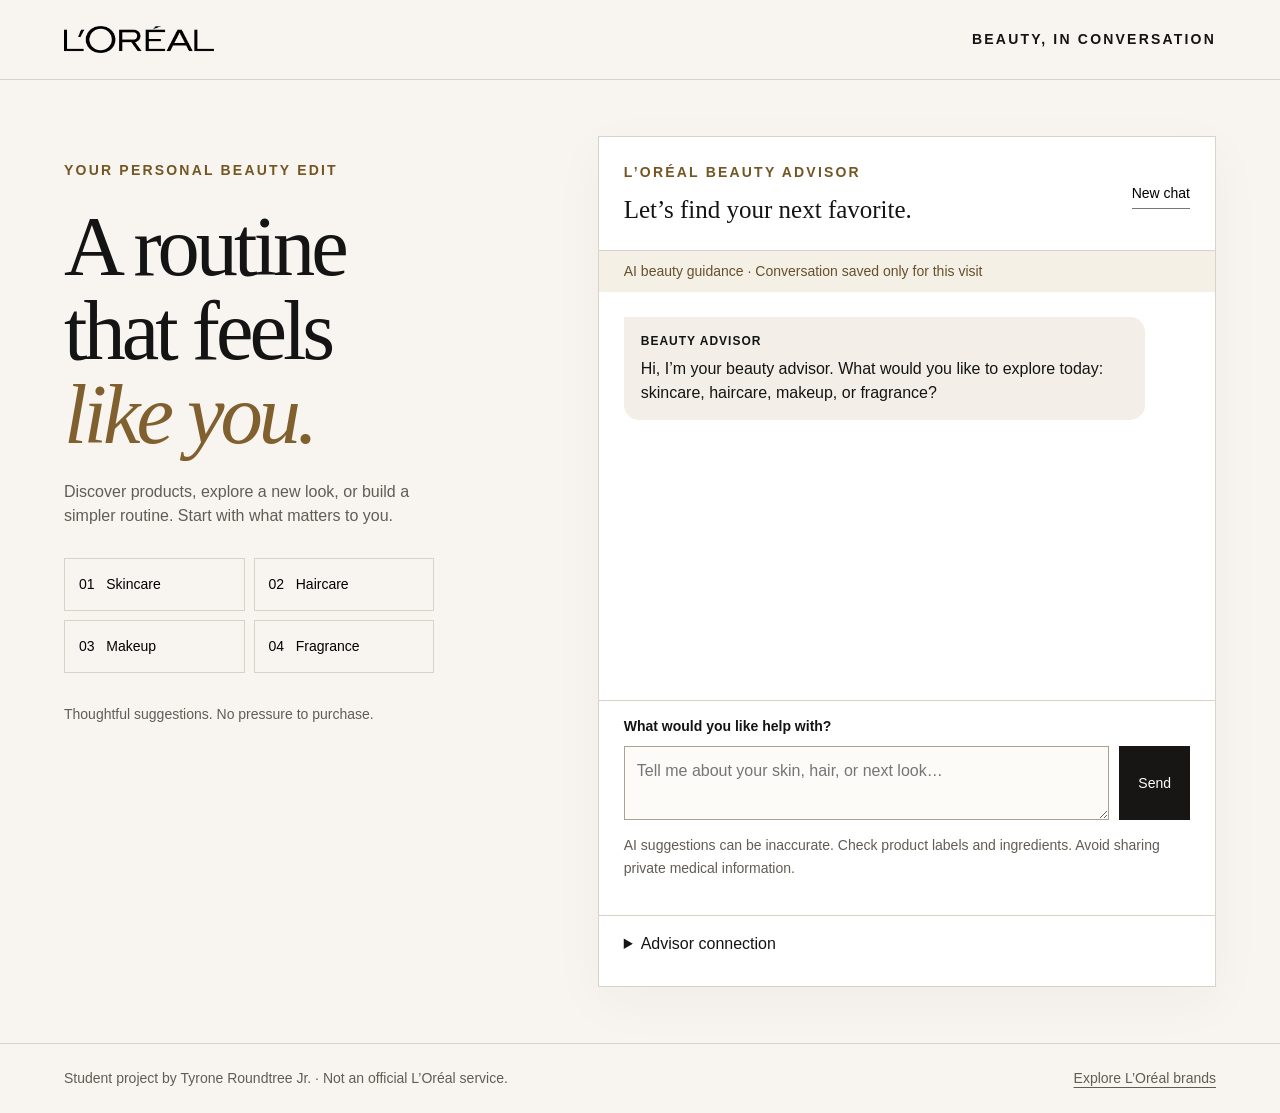
<file: chatbot/index.html>
<!doctype html>
<html lang="en"><head><meta charset="utf-8"><meta name="viewport" content="width=device-width,initial-scale=1"><meta name="description" content="A student-built L’Oréal beauty advisor for products and everyday routines."><title>L’Oréal | Beauty, in conversation</title><link rel="stylesheet" href="style.css"><script src="script.js" defer></script></head>
<body><a class="skip" href="#userInput">Skip to chat</a><header><a href="./" aria-label="L’Oréal beauty advisor home"><img src="img/loreal-logo.png" alt="L’Oréal"></a><span>BEAUTY, IN CONVERSATION</span></header>
<main><section class="intro"><p class="eyebrow">YOUR PERSONAL BEAUTY EDIT</p><h1>A routine<br>that feels<br><em>like you.</em></h1><p>Discover products, explore a new look, or build a simpler routine. Start with what matters to you.</p><div class="topics" aria-label="Conversation starters"><button type="button" data-prompt="Help me build a simple L’Oréal skincare routine. Ask about my skin type and budget first.">01 &nbsp; Skincare</button><button type="button" data-prompt="Help me choose L’Oréal haircare. Ask about my hair type and goals first.">02 &nbsp; Haircare</button><button type="button" data-prompt="Help me find L’Oréal makeup for an everyday look. Ask about my preferences first.">03 &nbsp; Makeup</button><button type="button" data-prompt="Help me discover fragrances from L’Oréal Group brands. Ask about my scent preferences and budget first.">04 &nbsp; Fragrance</button></div><p class="fine">Thoughtful suggestions. No pressure to purchase.</p></section>
<section class="advisor" aria-labelledby="chatTitle"><div class="chat-heading"><div><p class="eyebrow">L’ORÉAL BEAUTY ADVISOR</p><h2 id="chatTitle">Let’s find your next favorite.</h2></div><button id="reset" type="button" class="reset">New chat</button></div><p id="connectionStatus" class="connection" role="status"></p><div id="latest" class="latest" hidden><span>YOUR LATEST QUESTION</span><p id="latestQuestion"></p></div><div id="chatWindow" class="chat-window" role="log" aria-label="Conversation" aria-live="polite" aria-relevant="additions text"></div><p id="error" class="error" role="alert" hidden></p><p id="status" class="status" role="status" aria-live="polite"></p><form id="chatForm"><label for="userInput">What would you like help with?</label><div class="input-row"><textarea id="userInput" name="message" rows="2" maxlength="1500" placeholder="Tell me about your skin, hair, or next look…" required></textarea><button id="sendBtn" type="submit">Send</button></div><p class="fine">AI suggestions can be inaccurate. Check product labels and ingredients. Avoid sharing private medical information.</p></form><details class="connection-settings"><summary>Advisor connection</summary><label for="workerUrl">Cloudflare Worker URL</label><input id="workerUrl" type="url" placeholder="https://your-worker.workers.dev"><button id="saveWorker" type="button">Save connection</button><p class="fine">Enter an endpoint URL only. The API key stays in the Worker.</p></details></section></main>
<footer><span>Student project by Tyrone Roundtree Jr. · Not an official L’Oréal service.</span><a href="https://www.loreal.com/en/our-global-brands/" target="_blank" rel="noopener noreferrer">Explore L’Oréal brands</a></footer></body></html>
</file>
<file: chatbot/style.css>
:root{--ink:#151414;--paper:#f8f5f0;--muted:#625c55;--gold:#a77b37;--line:#d9d2c8}*{box-sizing:border-box}body{margin:0;background:var(--paper);color:var(--ink);font-family:Arial,Helvetica,sans-serif;line-height:1.5}button,textarea{font:inherit}button,a,textarea{-webkit-tap-highlight-color:transparent}button{cursor:pointer}button:disabled{cursor:wait;opacity:.55}a{color:inherit}header{max-width:1480px;margin:auto;padding:26px 5vw;display:flex;align-items:center;justify-content:space-between;border-bottom:1px solid var(--line)}header img{width:150px;display:block}header>span,.eyebrow{font-size:10px;letter-spacing:2.2px;font-weight:700}.eyebrow{color:#745624;margin:0 0 12px}main{max-width:1480px;margin:auto;display:grid;grid-template-columns:.85fr 1.15fr;gap:6vw;padding:56px 5vw}.intro{padding-top:24px}h1{font-family:Georgia,'Times New Roman',serif;font-size:clamp(56px,6.6vw,100px);font-weight:400;letter-spacing:-4px;line-height:.99;margin:24px 0}h1 em{color:#80602f;font-weight:400}.intro>p:not(.eyebrow){max-width:365px;color:var(--muted);font-size:15px}.topics{display:grid;grid-template-columns:1fr 1fr;gap:9px;max-width:370px;margin:30px 0}.topics button{padding:15px 14px;background:transparent;border:1px solid var(--line);text-align:left;font-size:13px}.topics button:hover{background:#eae2d5;border-color:#80602f}.advisor{background:white;border:1px solid var(--line);box-shadow:0 15px 50px #3025120a;min-width:0}.chat-heading{display:flex;align-items:center;justify-content:space-between;gap:15px;padding:25px;border-bottom:1px solid var(--line)}h2{font:400 25px/1.2 Georgia,serif;margin:0}.reset{background:transparent;border:0;border-bottom:1px solid #777;padding:4px 0;font-size:12px;white-space:nowrap}.connection{margin:0;padding:10px 25px;background:#f5f0e6;color:#66502c;font-size:12px}.chat-window{height:350px;overflow-y:auto;padding:25px;display:flex;flex-direction:column;gap:18px;overscroll-behavior:contain}.message{max-width:92%;padding:15px 17px;overflow-wrap:anywhere;white-space:pre-wrap;font-size:14px}.message .speaker{display:block;font-size:10px;letter-spacing:1px;font-weight:700;margin-bottom:7px}.assistant{align-self:flex-start;background:#f3efe8;border-radius:0 15px 15px 15px}.user{align-self:flex-end;background:#191817;color:#fff;border-radius:15px 0 15px 15px}.latest{padding:12px 25px;border-bottom:1px solid var(--line);background:#fdfbf7}.latest span{font-size:9px;letter-spacing:1.5px;color:#745624;font-weight:700}.latest p{margin:4px 0 0;font-size:12px;overflow-wrap:anywhere}.status{font-size:12px;color:var(--muted);padding:0 25px;min-height:18px;margin:0}.error{margin:5px 25px 12px;padding:12px;background:#fff0ec;border-left:3px solid #a32f20;font-size:13px;color:#7c251c}form{padding:15px 25px 22px;border-top:1px solid var(--line)}label{display:block;font-size:12px;font-weight:700;margin-bottom:9px}.input-row{display:flex;gap:10px;align-items:stretch}textarea{flex:1;min-width:0;border:1px solid #aaa094;background:#fdfbf8;padding:12px;resize:vertical;font-size:14px;color:var(--ink)}#sendBtn{background:#171615;color:white;border:0;padding:0 19px;font-size:13px}#sendBtn:hover{background:#58452a}.fine{font-size:10px!important;line-height:1.6;color:var(--muted)}footer{max-width:1480px;margin:auto;padding:24px 5vw;display:flex;justify-content:space-between;flex-wrap:wrap;gap:15px;border-top:1px solid var(--line);font-size:11px;color:var(--muted)}footer a{text-underline-offset:4px}:focus-visible{outline:3px solid #8a6028;outline-offset:4px}[hidden]{display:none!important}.skip{position:absolute;top:-80px;left:20px;background:#fff;padding:10px;z-index:5}.skip:focus{top:10px}@media(max-width:850px){main{grid-template-columns:1fr;gap:32px;padding-top:24px}.intro{padding-top:0}h1{font-size:64px}h1 br{display:none}.intro>p:not(.eyebrow){max-width:600px}.topics{max-width:none;margin:20px 0}.chat-window{height:340px}header>span{display:none}.chat-heading{padding:20px}h2{font-size:22px}}@media(max-width:430px){header img{width:130px}h1{font-size:54px;letter-spacing:-2px}main{padding-left:16px;padding-right:16px}.chat-heading{align-items:flex-start;gap:10px}.chat-heading .eyebrow{font-size:9px}.chat-window{padding:18px}.message{max-width:96%}form{padding:15px 18px}.input-row{gap:7px}#sendBtn{padding:0 12px}.connection,.latest{padding-left:18px;padding-right:18px}}

/* Keep text readable on desktop and phones. */
body{font-size:16px}.intro>p:not(.eyebrow),textarea,.message{font-size:16px}.eyebrow,header>span,.topics button,.reset,.connection,.latest p,.status,.error,label,#sendBtn,footer,.fine{font-size:14px!important}.message .speaker,.latest span{font-size:12px}.connection-settings{padding:16px 25px;border-top:1px solid var(--line)}summary{cursor:pointer;margin-bottom:14px}.connection-settings input{display:block;width:100%;font:16px Arial;padding:12px;margin-bottom:12px;border:1px solid #aaa094}.connection-settings button{padding:10px 14px;background:white;border:1px solid #aaa094}.chat-window{height:390px}
</file>
